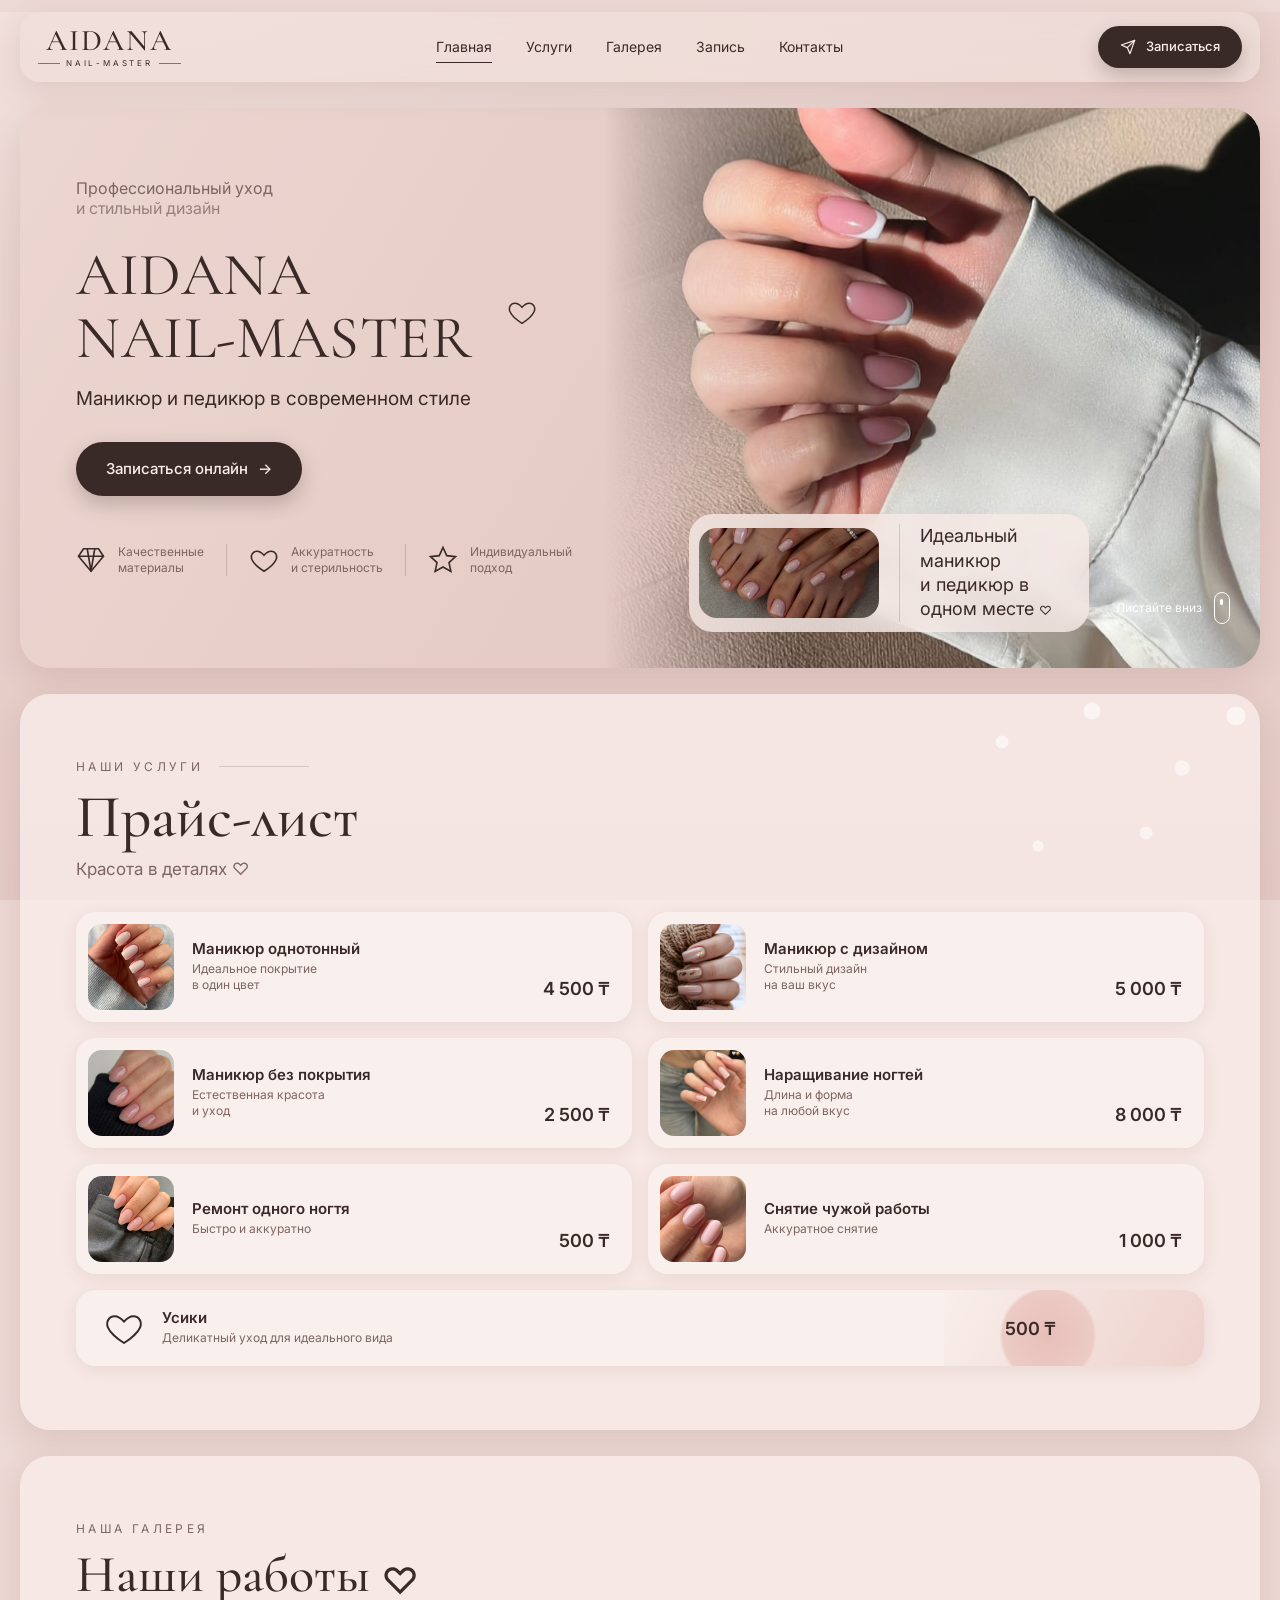
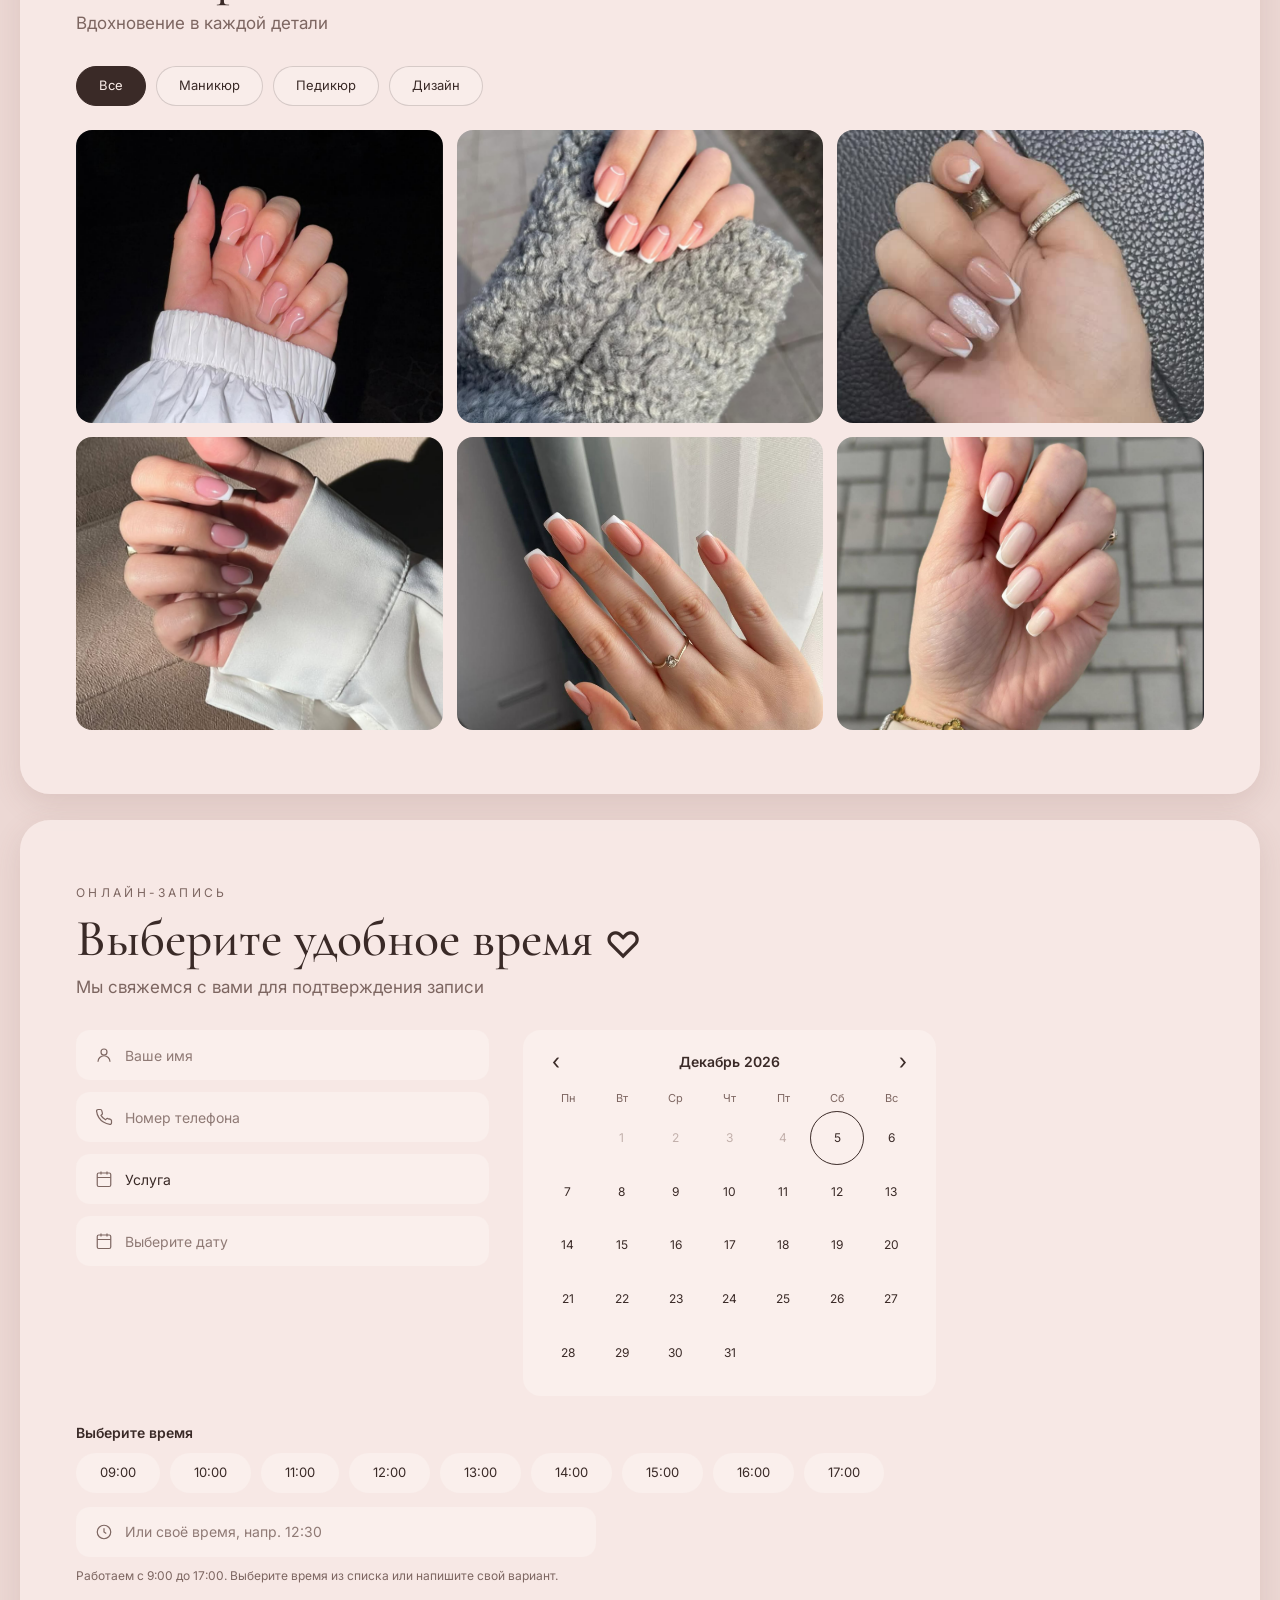
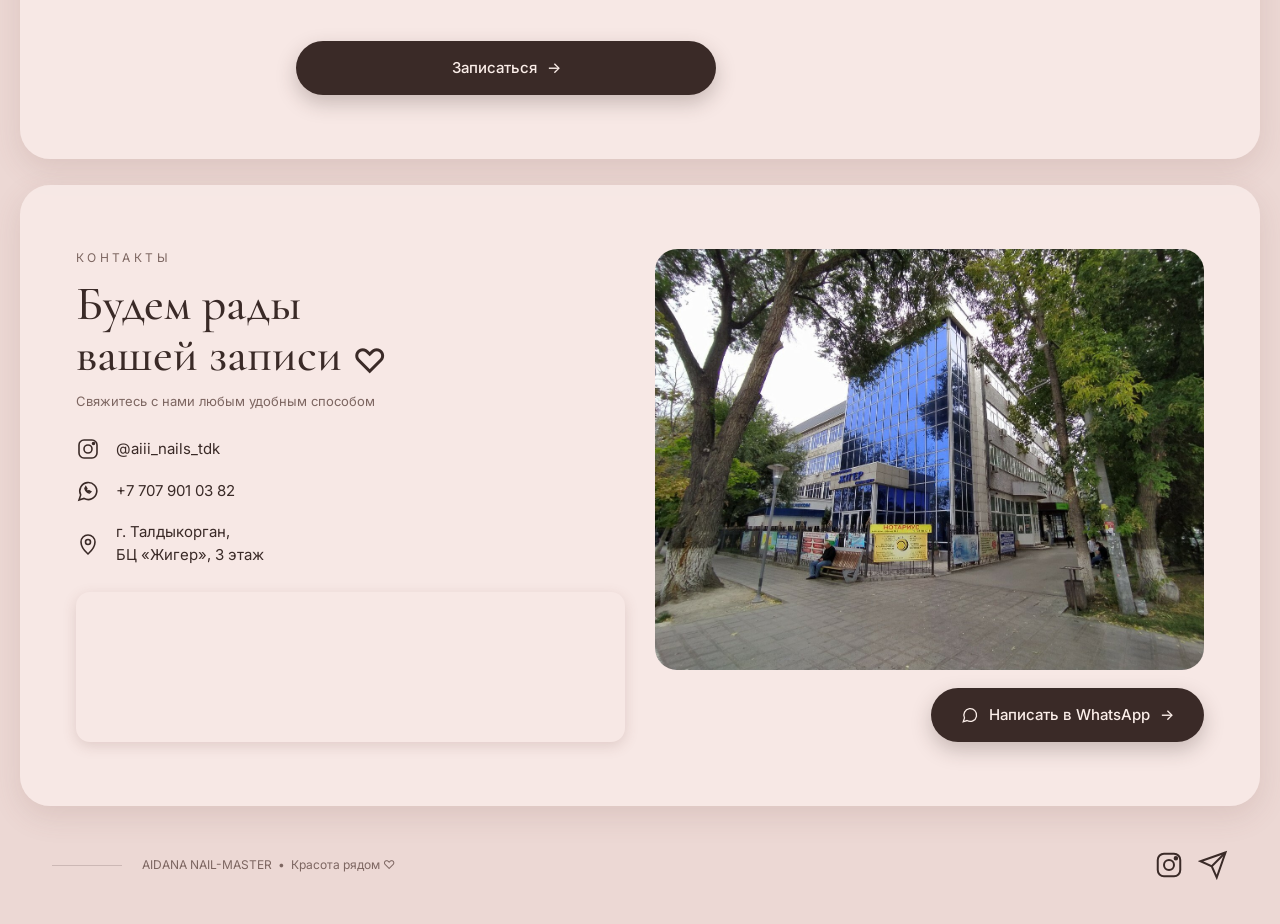
<file: AIDANA STUDIO/index.html>
<!DOCTYPE html>
<html lang="ru">
<head>
<meta charset="UTF-8">
<meta name="viewport" content="width=device-width, initial-scale=1">
<meta name="color-scheme" content="light dark">
<meta name="theme-color" content="#ecd8d4">
<link rel="icon" type="image/png" href="images/favicon.png">
<title>AIDANA NAIL-MASTER — маникюр и педикюр в Талдыкоргане</title>
<meta name="description" content="AIDANA NAIL-MASTER — профессиональный уход и стильный дизайн. Маникюр и педикюр в Талдыкоргане. Онлайн-запись.">
<link rel="preconnect" href="https://fonts.googleapis.com">
<link rel="preconnect" href="https://fonts.gstatic.com" crossorigin>
<link href="https://fonts.googleapis.com/css2?family=Cormorant+Garamond:wght@400;500;600&family=Inter:wght@300;400;500;600&display=swap" rel="stylesheet">
<link rel="stylesheet" href="style.css">
</head>
<body>

<!-- ============ HEADER ============ -->
<header class="header" id="header">
  <a href="#home" class="logo">
    <span class="logo-main">AIDANA</span>
    <span class="logo-sub"><i></i>NAIL-MASTER<i></i></span>
  </a>
  <nav class="nav" id="nav">
    <a href="#home" class="active">Главная</a>
    <a href="#services">Услуги</a>
    <a href="#gallery">Галерея</a>
    <a href="#booking">Запись</a>
    <a href="#contacts">Контакты</a>
  </nav>
  <a href="#booking" class="btn btn-dark btn-sm">
    <svg viewBox="0 0 24 24" width="16" height="16" fill="none" stroke="currentColor" stroke-width="1.8" stroke-linecap="round" stroke-linejoin="round"><path d="M22 2 11 13"/><path d="M22 2 15 22l-4-9-9-4 20-7z"/></svg>
    Записаться
  </a>
  <button class="burger" id="burger" aria-label="Меню"><span></span><span></span><span></span></button>
</header>

<main>

<!-- ============ HERO ============ -->
<section class="hero section" id="home">
  <div class="hero-text reveal">
    <p class="eyebrow-lg">Профессиональный уход<br><span>и стильный дизайн</span></p>
    <h1>AIDANA<br>NAIL-MASTER <svg class="heart-big" viewBox="0 0 24 24" fill="none" stroke="currentColor" stroke-width="1.2"><path d="M12 21s-7.5-4.6-9.6-9.2C.9 8.4 3 5 6.3 5c2.1 0 3.9 1.2 5.7 3.2C13.8 6.2 15.6 5 17.7 5 21 5 23.1 8.4 21.6 11.8 19.5 16.4 12 21 12 21z"/></svg></h1>
    <p class="lead">Маникюр и педикюр в современном стиле</p>
    <a href="#booking" class="btn btn-dark">Записаться онлайн <span class="arrow">→</span></a>
    <ul class="perks">
      <li><svg viewBox="0 0 24 24" fill="none" stroke="currentColor" stroke-width="1.3"><path d="M6 3h12l4 6-10 12L2 9z"/><path d="M2 9h20M9 3l3 18M15 3l-3 18"/></svg><span>Качественные<br>материалы</span></li>
      <li><svg viewBox="0 0 24 24" fill="none" stroke="currentColor" stroke-width="1.3"><path d="M12 21s-7.5-4.6-9.6-9.2C.9 8.4 3 5 6.3 5c2.1 0 3.9 1.2 5.7 3.2C13.8 6.2 15.6 5 17.7 5 21 5 23.1 8.4 21.6 11.8 19.5 16.4 12 21 12 21z"/></svg><span>Аккуратность<br>и стерильность</span></li>
      <li><svg viewBox="0 0 24 24" fill="none" stroke="currentColor" stroke-width="1.3"><path d="m12 2 3 6.5 7 .8-5.2 4.8 1.5 7L12 17.6 5.7 21.1l1.5-7L2 9.3l7-.8z"/></svg><span>Индивидуальный<br>подход</span></li>
    </ul>
  </div>

  <div class="hero-visual reveal">
    <div class="img-box hero-img"><img src="images/m4.png" alt="Маникюр AIDANA NAIL-MASTER" onerror="this.onerror=null;this.src='images/hero.svg'"></div>
    <div class="hero-card">
      <div class="img-box hero-card-img"><img src="images/hero 2.jpg" alt="Педикюр" onerror="this.onerror=null;this.src='images/pedicure.svg'"></div>
      <p>Идеальный маникюр<br>и педикюр в одном месте <span class="mini-heart">♡</span></p>
    </div>
    <a href="#services" class="scroll-hint">Листайте вниз <i><b></b></i></a>
  </div>
</section>

<!-- ============ SERVICES ============ -->
<section class="section services" id="services">
  <div class="flowers" aria-hidden="true"></div>
  <div class="section-head reveal">
    <p class="eyebrow">Наши услуги <i></i></p>
    <h2>Прайс-лист</h2>
    <p class="sub">Красота в деталях ♡</p>
  </div>

  <div class="price-grid">
    <article class="price-card reveal">
      <div class="img-box"><img src="images/s111.jpg" alt="" onerror="this.onerror=null;this.src='images/s1.svg'"></div>
      <div class="price-info"><h3>Маникюр однотонный</h3><p>Идеальное покрытие<br>в один цвет</p></div>
      <span class="price">4 500 ₸</span>
    </article>
    <article class="price-card reveal">
      <div class="img-box"><img src="images/s222.jpg" alt="" onerror="this.onerror=null;this.src='images/s2.svg'"></div>
      <div class="price-info"><h3>Маникюр с дизайном</h3><p>Стильный дизайн<br>на ваш вкус</p></div>
      <span class="price">5 000 ₸</span>
    </article>
    <article class="price-card reveal">
      <div class="img-box"><img src="images/s333.jpg" alt="" onerror="this.onerror=null;this.src='images/s3.svg'"></div>
      <div class="price-info"><h3>Маникюр без покрытия</h3><p>Естественная красота<br>и уход</p></div>
      <span class="price">2 500 ₸</span>
    </article>
    <article class="price-card reveal">
      <div class="img-box"><img src="images/s444.jpg" alt="" onerror="this.onerror=null;this.src='images/s4.svg'"></div>
      <div class="price-info"><h3>Наращивание ногтей</h3><p>Длина и форма<br>на любой вкус</p></div>
      <span class="price">8 000 ₸</span>
    </article>
    <article class="price-card reveal">
      <div class="img-box"><img src="images/s555.jpg" alt="" onerror="this.onerror=null;this.src='images/s5.svg'"></div>
      <div class="price-info"><h3>Ремонт одного ногтя</h3><p>Быстро и аккуратно</p></div>
      <span class="price">500 ₸</span>
    </article>
    <article class="price-card reveal">
      <div class="img-box"><img src="images/s666.jpg" alt="" onerror="this.onerror=null;this.src='images/s6.svg'"></div>
      <div class="price-info"><h3>Снятие чужой работы</h3><p>Аккуратное снятие</p></div>
      <span class="price">1 000 ₸</span>
    </article>
    <article class="price-card wide reveal">
      <svg class="wide-ico" viewBox="0 0 24 24" fill="none" stroke="currentColor" stroke-width="1.2"><path d="M12 21s-7.5-4.6-9.6-9.2C.9 8.4 3 5 6.3 5c2.1 0 3.9 1.2 5.7 3.2C13.8 6.2 15.6 5 17.7 5 21 5 23.1 8.4 21.6 11.8 19.5 16.4 12 21 12 21z"/></svg>
      <div class="price-info"><h3>Усики</h3><p>Деликатный уход для идеального вида</p></div>
      <span class="price">500 ₸</span>
      <div class="polish" aria-hidden="true"></div>
    </article>
  </div>
</section>

<!-- ============ GALLERY ============ -->
<section class="section gallery" id="gallery">
  <div class="section-head reveal">
    <p class="eyebrow">Наша галерея</p>
    <h2>Наши работы <span class="mini-heart">♡</span></h2>
    <p class="sub">Вдохновение в каждой детали</p>
  </div>

  <div class="filters reveal" id="filters">
    <button class="chip active" data-filter="all">Все</button>
    <button class="chip" data-filter="manicure">Маникюр</button>
    <button class="chip" data-filter="pedicure">Педикюр</button>
    <button class="chip" data-filter="design">Дизайн</button>
  </div>

  <div class="gallery-grid" id="galleryGrid">
    <figure class="g-item" data-cat="manicure"><img src="images/m1.png" alt="Маникюр" onerror="this.onerror=null;this.src='images/g1.svg'"></figure>
    <figure class="g-item" data-cat="design"><img src="images/m2.png" alt="Дизайн ногтей" onerror="this.onerror=null;this.src='images/g2.svg'"></figure>
    <figure class="g-item" data-cat="manicure"><img src="images/m3.png" alt="Маникюр" onerror="this.onerror=null;this.src='images/g3.svg'"></figure>
    <figure class="g-item" data-cat="design"><img src="images/m4.png" alt="Дизайн ногтей" onerror="this.onerror=null;this.src='images/g4.svg'"></figure>
    <figure class="g-item" data-cat="pedicure"><img src="images/m5.png" alt="Педикюр" onerror="this.onerror=null;this.src='images/g5.svg'"></figure>
    <figure class="g-item" data-cat="manicure"><img src="images/m6.png" alt="Маникюр" onerror="this.onerror=null;this.src='images/g6.svg'"></figure>
  </div>
</section>

<!-- ============ BOOKING ============ -->
<section class="section booking" id="booking">
  <div class="section-head reveal">
    <p class="eyebrow">Онлайн-запись</p>
    <h2>Выберите удобное время <span class="mini-heart">♡</span></h2>
    <p class="sub">Мы свяжемся с вами для подтверждения записи</p>
  </div>

  <form class="booking-box reveal" id="bookingForm" novalidate>
    <div class="booking-left">
      <label class="field">
        <svg viewBox="0 0 24 24" fill="none" stroke="currentColor" stroke-width="1.6"><circle cx="12" cy="8" r="4"/><path d="M4 21c0-4.4 3.6-8 8-8s8 3.6 8 8"/></svg>
        <input type="text" id="name" placeholder="Ваше имя" autocomplete="name">
      </label>
      <label class="field">
        <svg viewBox="0 0 24 24" fill="none" stroke="currentColor" stroke-width="1.6"><path d="M22 16.9v3a2 2 0 0 1-2.2 2 19.8 19.8 0 0 1-8.6-3.1 19.5 19.5 0 0 1-6-6A19.8 19.8 0 0 1 2.1 4.2 2 2 0 0 1 4.1 2h3a2 2 0 0 1 2 1.7c.1 1 .4 1.9.7 2.8a2 2 0 0 1-.5 2.1L8 9.8a16 16 0 0 0 6 6l1.2-1.3a2 2 0 0 1 2.1-.4c.9.3 1.8.6 2.8.7a2 2 0 0 1 1.7 2z"/></svg>
        <input type="tel" id="phone" placeholder="Номер телефона" autocomplete="tel">
      </label>
      <label class="field">
        <svg viewBox="0 0 24 24" fill="none" stroke="currentColor" stroke-width="1.6"><rect x="3" y="4" width="18" height="18" rx="2"/><path d="M16 2v4M8 2v4M3 10h18"/></svg>
        <select id="service">
          <option value="">Услуга</option>
          <option>Маникюр однотонный — 4 500 ₸</option>
          <option>Маникюр с дизайном — 5 000 ₸</option>
          <option>Маникюр без покрытия — 2 500 ₸</option>
          <option>Наращивание ногтей — 8 000 ₸</option>
          <option>Ремонт одного ногтя — 500 ₸</option>
          <option>Снятие чужой работы — 1 000 ₸</option>
          <option>Усики — 500 ₸</option>
          <option>Педикюр</option>
        </select>
      </label>
      <label class="field">
        <svg viewBox="0 0 24 24" fill="none" stroke="currentColor" stroke-width="1.6"><rect x="3" y="4" width="18" height="18" rx="2"/><path d="M16 2v4M8 2v4M3 10h18"/></svg>
        <input type="text" id="dateField" placeholder="Выберите дату" readonly>
      </label>
    </div>

    <div class="calendar" id="calendar">
      <div class="cal-head">
        <button type="button" id="prevMonth" aria-label="Назад">‹</button>
        <strong id="calTitle"></strong>
        <button type="button" id="nextMonth" aria-label="Вперёд">›</button>
      </div>
      <div class="cal-week"><span>Пн</span><span>Вт</span><span>Ср</span><span>Чт</span><span>Пт</span><span>Сб</span><span>Вс</span></div>
      <div class="cal-days" id="calDays"></div>
    </div>

    <div class="times-wrap">
      <p class="times-title">Выберите время</p>
      <div class="times" id="times"></div>
      <label class="field custom-time" id="customWrap">
        <svg viewBox="0 0 24 24" fill="none" stroke="currentColor" stroke-width="1.6"><circle cx="12" cy="12" r="9"/><path d="M12 7v5l3 2"/></svg>
        <input type="text" id="customTime" maxlength="60" placeholder="Или своё время, напр. 12:30">
      </label>
      <p class="times-note">Работаем с 9:00 до 17:00. Выберите время из списка или напишите свой вариант.</p>
    </div>

    <div class="submit-wrap">
      <p class="form-msg" id="formMsg" role="alert"></p>
      <button type="submit" class="btn btn-dark btn-wide">Записаться <span class="arrow">→</span></button>
    </div>
  </form>
</section>

<!-- ============ CONTACTS ============ -->
<section class="section contacts" id="contacts">
  <div class="contacts-info reveal">
    <p class="eyebrow">Контакты</p>
    <h2>Будем рады<br>вашей записи <span class="mini-heart">♡</span></h2>
    <p class="sub small">Свяжитесь с нами любым удобным способом</p>

    <ul class="contact-list">
      <li>
        <svg viewBox="0 0 24 24" fill="none" stroke="currentColor" stroke-width="1.6"><rect x="3" y="3" width="18" height="18" rx="5"/><circle cx="12" cy="12" r="4"/><circle cx="17.5" cy="6.5" r="1" fill="currentColor"/></svg>
        <a href="https://instagram.com/aiii_nails_tdk" target="_blank" rel="noopener">@aiii_nails_tdk</a>
      </li>
      <li>
        <svg viewBox="0 0 24 24" fill="none" stroke="currentColor" stroke-width="1.6"><path d="M3 21l1.7-5.1A8.5 8.5 0 1 1 8 19.4z"/><path d="M9 9.5c.3 2 2.5 4.2 4.5 4.5l1.2-1.2-1.8-1-.8.6c-.8-.3-1.6-1.1-1.9-1.9l.6-.8-1-1.8z"/></svg>
        <a href="tel:+77079010382">+7 707 901 03 82</a>
      </li>
      <li>
        <svg viewBox="0 0 24 24" fill="none" stroke="currentColor" stroke-width="1.6"><path d="M12 22s7-6.2 7-12a7 7 0 1 0-14 0c0 5.8 7 12 7 12z"/><circle cx="12" cy="10" r="2.5"/></svg>
        <span>г. Талдыкорган,<br>БЦ «Жигер», 3 этаж</span>
      </li>
    </ul>

    <div class="map-box">
      <iframe title="Карта" loading="lazy" referrerpolicy="no-referrer-when-downgrade"
        src="https://maps.google.com/maps?q=%D0%A2%D0%B0%D0%BB%D0%B4%D1%8B%D0%BA%D0%BE%D1%80%D0%B3%D0%B0%D0%BD%20%D0%91%D0%A6%20%D0%96%D0%B8%D0%B3%D0%B5%D1%80&t=&z=15&ie=UTF8&iwloc=&output=embed"></iframe>
    </div>
  </div>

  <div class="contacts-side reveal">
    <div class="img-box studio-img">
      <img src="images/жигер.jpg" alt="Салон AIDANA NAIL-MASTER" onerror="this.onerror=null;this.src='images/studio.svg'">
    </div>
    <a class="btn btn-dark btn-wa" href="https://wa.me/77079010382" target="_blank" rel="noopener">
      <svg viewBox="0 0 24 24" width="18" height="18" fill="none" stroke="currentColor" stroke-width="1.7"><path d="M3 21l1.7-5.1A8.5 8.5 0 1 1 8 19.4z"/></svg>
      Написать в WhatsApp <span class="arrow">→</span>
    </a>
  </div>
</section>
</main>

<footer class="footer">
  <span class="line"></span>
  <p>AIDANA NAIL-MASTER &nbsp;•&nbsp; Красота рядом ♡</p>
  <div class="socials">
    <a href="https://instagram.com/aiii_nails_tdk" target="_blank" rel="noopener" aria-label="Instagram">
      <svg viewBox="0 0 24 24" fill="none" stroke="currentColor" stroke-width="1.6"><rect x="3" y="3" width="18" height="18" rx="5"/><circle cx="12" cy="12" r="4"/><circle cx="17.5" cy="6.5" r="1" fill="currentColor"/></svg>
    </a>
    <a href="https://wa.me/77079010382" target="_blank" rel="noopener" aria-label="WhatsApp">
      <svg viewBox="0 0 24 24" fill="none" stroke="currentColor" stroke-width="1.6"><path d="M22 2 11 13"/><path d="M22 2 15 22l-4-9-9-4 20-7z"/></svg>
    </a>
  </div>
</footer>

<script src="script.js"></script>
</body>
</html>
</file>
<file: AIDANA STUDIO/style.css>
:root{
  --bg:#e9d3cf;
  --bg-2:#f1e0dc;
  --card:rgba(250,238,235,.78);
  --card-solid:#f6e8e4;
  --dark:#3a2a27;
  --text:#3a2a27;
  --muted:#7d6661;
  --rose:#d8b4ae;
  --line:rgba(58,42,39,.18);
  --radius:22px;
  --shadow:0 10px 30px rgba(120,80,70,.14);
  --serif:'Cormorant Garamond',Georgia,serif;
  --sans:'Inter',system-ui,sans-serif;
}
*{box-sizing:border-box;margin:0;padding:0}
html{scroll-behavior:smooth;scroll-padding-top:90px}
body{
  font-family:var(--sans);color:var(--text);
  background:
    radial-gradient(1200px 600px at 10% -10%,#f4e4e0 0,transparent 60%),
    radial-gradient(900px 600px at 100% 30%,#e3c6c1 0,transparent 60%),
    linear-gradient(180deg,#ecd8d4,#e4cac5);
  background-attachment:fixed;
  line-height:1.5;overflow-x:hidden;
}
img{display:block;max-width:100%}
a{color:inherit;text-decoration:none}
ul{list-style:none}
button,input,select{font:inherit;color:inherit}

/* ---------- Header ---------- */
.header{
  position:sticky;top:12px;z-index:50;
  margin:12px auto 0;width:min(1240px,calc(100% - 32px));
  display:flex;align-items:center;justify-content:space-between;gap:20px;
  padding:14px 28px;border-radius:20px;
  background:rgba(240,222,218,.72);backdrop-filter:blur(14px);-webkit-backdrop-filter:blur(14px);
  box-shadow:var(--shadow);transition:.3s;
}
.header.scrolled{background:rgba(240,222,218,.92)}
.logo{display:flex;flex-direction:column;align-items:center;line-height:1}
.logo-main{font-family:var(--serif);font-size:30px;letter-spacing:.06em;font-weight:500}
.logo-sub{display:flex;align-items:center;gap:6px;font-size:8px;letter-spacing:.35em;margin-top:3px}
.logo-sub i{display:block;width:22px;height:1px;background:var(--text);opacity:.6}
.nav{display:flex;gap:34px;font-size:14px}
.nav a{position:relative;padding:4px 0;transition:.2s}
.nav a::after{content:"";position:absolute;left:0;bottom:-2px;height:1px;width:0;background:var(--text);transition:.3s}
.nav a:hover::after,.nav a.active::after{width:100%}

.burger{display:none;background:none;border:0;width:36px;height:36px;cursor:pointer;flex-direction:column;justify-content:center;gap:6px;align-items:center}
.burger span{display:block;width:22px;height:2px;background:var(--text);transition:.3s;border-radius:2px}
.burger.open span:nth-child(1){transform:translateY(8px) rotate(45deg)}
.burger.open span:nth-child(2){opacity:0}
.burger.open span:nth-child(3){transform:translateY(-8px) rotate(-45deg)}

/* ---------- Buttons ---------- */
.btn{
  display:inline-flex;align-items:center;justify-content:center;gap:10px;
  padding:16px 30px;border-radius:999px;border:0;cursor:pointer;
  font-size:15px;font-weight:500;transition:.3s;
}
.btn-dark{background:var(--dark);color:#fbeee9;box-shadow:0 8px 20px rgba(58,42,39,.25)}
.btn-dark:hover{transform:translateY(-2px);box-shadow:0 14px 28px rgba(58,42,39,.32);background:#2b1d1a}
.btn-sm{padding:11px 22px;font-size:13px}
.btn-wide{width:min(420px,100%)}
.arrow{transition:.3s}
.btn:hover .arrow{transform:translateX(4px)}

/* ---------- Sections ---------- */
.section{width:min(1240px,calc(100% - 32px));margin:26px auto;padding:64px 56px;border-radius:30px;background:var(--card);box-shadow:var(--shadow);position:relative;overflow:hidden}
.eyebrow{font-size:12px;letter-spacing:.28em;text-transform:uppercase;color:var(--muted);display:flex;align-items:center;gap:16px}
.eyebrow i{display:block;width:90px;height:1px;background:var(--line)}
h1,h2,h3{font-family:var(--serif);font-weight:500;line-height:1.05}
h2{font-size:clamp(34px,4.4vw,52px);margin:10px 0 8px}
.sub{color:var(--muted);font-size:17px}
.sub.small{font-size:13px}
.mini-heart{font-size:.7em;vertical-align:middle;font-family:var(--sans)}
.section-head{margin-bottom:30px}

.img-box{
  position:relative;overflow:hidden;
  background:
    radial-gradient(circle at 30% 25%,#f3dcd5 0,transparent 55%),
    linear-gradient(135deg,#d8b3aa,#bd8f87);
}
.img-box img{width:100%;height:100%;object-fit:cover;transition:transform .8s}

/* ---------- Hero ---------- */
.hero{display:grid;grid-template-columns:1.05fr 1fr;gap:20px;padding:0;min-height:560px;
  background:linear-gradient(120deg,#ecd6d1,#e0c3bd)}
.hero-text{padding:70px 0 50px 56px;position:relative;z-index:2}
.eyebrow-lg{font-size:16px;color:var(--muted);line-height:1.3}
.eyebrow-lg span{opacity:.75}
.hero h1{font-size:clamp(54px,7.4vw,92px);margin:24px 0 16px;font-weight:400;letter-spacing:.01em}
.heart-big{display:inline-block;width:.5em;height:.5em;vertical-align:top;margin-left:.35em;margin-top:-.15em;animation:beat 2.4s infinite}
@keyframes beat{0%,100%{transform:scale(1)}12%{transform:scale(1.14)}24%{transform:scale(1)}}
.lead{font-size:19px;margin-bottom:28px}
.perks{display:flex;gap:22px;margin-top:48px;flex-wrap:wrap}
.perks li{display:flex;align-items:center;gap:12px;font-size:12px;line-height:1.3;color:var(--muted)}
.perks li+li{padding-left:22px;border-left:1px solid var(--line)}
.perks svg{width:30px;height:30px;color:var(--text);flex:none}

.hero-visual{position:relative;min-height:420px}
.hero-img{position:absolute;inset:0 0 0 -60px;
  -webkit-mask-image:linear-gradient(90deg,transparent,#000 28%);mask-image:linear-gradient(90deg,transparent,#000 28%)}
.hero-card{
  position:absolute;left:24px;bottom:36px;width:400px;max-width:calc(100% - 48px);display:flex;align-items:center;gap:20px;
  padding:10px 24px 10px 10px;border-radius:24px;background:rgba(246,232,228,.82);backdrop-filter:blur(10px);box-shadow:var(--shadow);z-index:3;
}
.hero-card-img{width:180px;height:90px;border-radius:18px;flex:none}
.hero-card p{font-size:18px;line-height:1.35;border-left:1px solid var(--line);padding-left:20px}
.scroll-hint{position:absolute;right:30px;bottom:44px;display:flex;align-items:center;gap:12px;font-size:12px;color:#fff;z-index:3}
.scroll-hint i{width:16px;height:32px;border:1.5px solid #fff;border-radius:10px;position:relative}
.scroll-hint b{position:absolute;left:50%;top:6px;width:3px;height:6px;margin-left:-1.5px;background:#fff;border-radius:2px;animation:scroll 1.6s infinite}
@keyframes scroll{0%{opacity:1;transform:translateY(0)}100%{opacity:0;transform:translateY(12px)}}

/* ---------- Services ---------- */
.flowers{position:absolute;right:-30px;top:-30px;width:360px;height:260px;pointer-events:none;opacity:.55;
  background:
    radial-gradient(circle at 20% 30%,#fff 0 6px,transparent 7px),
    radial-gradient(circle at 45% 18%,#fff 0 8px,transparent 9px),
    radial-gradient(circle at 70% 40%,#fff 0 7px,transparent 8px),
    radial-gradient(circle at 85% 20%,#fff 0 9px,transparent 10px),
    radial-gradient(circle at 60% 65%,#fff 0 6px,transparent 7px),
    radial-gradient(circle at 30% 70%,#fff 0 5px,transparent 6px);
  filter:blur(.4px);animation:float 8s ease-in-out infinite}
@keyframes float{50%{transform:translateY(10px) rotate(2deg)}}
.services h2{font-size:clamp(40px,5vw,60px)}
.price-grid{display:grid;grid-template-columns:repeat(2,1fr);gap:16px;position:relative}
.price-card{
  display:flex;align-items:center;gap:18px;padding:12px 22px 12px 12px;border-radius:20px;
  background:rgba(250,240,237,.92);box-shadow:0 4px 16px rgba(120,80,70,.1);transition:.35s;position:relative;
}
.price-card:hover{transform:translateY(-4px);box-shadow:0 14px 30px rgba(120,80,70,.2)}
.price-card:hover .img-box img{transform:scale(1.08)}
.price-card .img-box{width:86px;height:86px;border-radius:14px;flex:none}
.price-info{flex:1}
.price-info h3{font-family:var(--sans);font-size:15px;font-weight:600;margin-bottom:4px}
.price-info p{font-size:12px;color:var(--muted);line-height:1.35}
.price{font-weight:600;font-size:18px;align-self:flex-end;padding-bottom:8px;white-space:nowrap}
.price-card.wide{grid-column:1/-1;padding:18px 28px;overflow:hidden}
.wide-ico{width:40px;height:40px;flex:none}
.polish{position:absolute;right:0;top:0;bottom:0;width:260px;
  background:radial-gradient(circle at 40% 60%,#e0aaa3 0,#e8bdb6 28%,transparent 30%),linear-gradient(120deg,transparent,#e9c5be);opacity:.7}
.price-card.wide .price{align-self:center;padding:0 120px 0 0;z-index:1}

/* ---------- Gallery ---------- */
.filters{display:flex;gap:10px;margin-bottom:24px;flex-wrap:wrap}
.chip{padding:9px 22px;border-radius:999px;border:1px solid var(--line);background:rgba(250,240,237,.7);cursor:pointer;font-size:13px;transition:.25s}
.chip:hover{background:#fff}
.chip.active{background:var(--dark);color:#fbeee9;border-color:var(--dark)}
.gallery-grid{display:grid;grid-template-columns:repeat(3,1fr);gap:14px}
.g-item{aspect-ratio:1/.8;border-radius:16px;overflow:hidden;cursor:zoom-in;transition:.45s;
  background:linear-gradient(135deg,#dcb8b0,#c19990)}
.g-item:nth-child(2n){background:linear-gradient(135deg,#e6c9c2,#cfa59d)}
.g-item img{width:100%;height:100%;object-fit:cover;transition:transform .7s}
.g-item:hover img{transform:scale(1.1)}
.g-item.hide{display:none}
.g-item.pop{animation:pop .5s}
@keyframes pop{from{opacity:0;transform:scale(.92)}to{opacity:1;transform:none}}

.lightbox{position:fixed;inset:0;background:rgba(40,25,22,.88);display:none;align-items:center;justify-content:center;z-index:100;padding:24px;cursor:zoom-out}
.lightbox.open{display:flex;animation:pop .3s}
.lightbox img{max-height:88vh;max-width:92vw;border-radius:18px}

/* ---------- Booking ---------- */
.booking-box{
  display:grid;grid-template-columns:1fr 1fr;gap:26px 34px;max-width:860px;
}
.booking-left{display:grid;gap:12px;align-content:start}
.field{display:flex;align-items:center;gap:12px;padding:0 18px;height:50px;border-radius:14px;background:rgba(250,240,237,.95);border:1px solid transparent;transition:.25s}
.field:focus-within{border-color:var(--rose);box-shadow:0 0 0 4px rgba(216,180,174,.35)}
.field.error{border-color:#c0564b}
.field svg{width:18px;height:18px;flex:none;color:var(--muted)}
.field input,.field select{flex:1;background:none;border:0;outline:0;font-size:14px;height:100%;appearance:none;-webkit-appearance:none}
.field input::placeholder{color:#8f7a75}
.field select{cursor:pointer}

.calendar{padding:16px 18px;border-radius:18px;background:rgba(250,240,237,.95)}
.cal-head{display:flex;align-items:center;justify-content:space-between;margin-bottom:10px}
.cal-head strong{font-size:14px;font-weight:600}
.cal-head button{background:none;border:0;font-size:22px;cursor:pointer;width:30px;height:30px;border-radius:50%;transition:.2s;line-height:1}
.cal-head button:hover{background:rgba(58,42,39,.1)}
.cal-week,.cal-days{display:grid;grid-template-columns:repeat(7,1fr);text-align:center}
.cal-week span{font-size:11px;color:var(--muted);padding:4px 0}
.cal-days button{aspect-ratio:1;border:0;background:none;border-radius:50%;cursor:pointer;font-size:12px;transition:.2s;margin:1px}
.cal-days button:hover:not(:disabled){background:rgba(216,180,174,.55)}
.cal-days button:disabled{color:#c2b0ab;cursor:not-allowed}
.cal-days button.today{outline:1px solid var(--dark)}
.cal-days button.selected{background:var(--dark);color:#fff;font-weight:600}
.cal-days .empty{visibility:hidden}

.times-wrap{grid-column:1/-1}
.times-title{font-size:14px;font-weight:600;margin-bottom:10px}
.times{display:flex;flex-wrap:wrap;gap:10px}
.time{padding:10px 24px;border-radius:999px;border:0;background:rgba(250,240,237,.95);cursor:pointer;font-size:13px;transition:.25s}
.time:hover{background:#fff;transform:translateY(-2px)}
.time.selected{background:var(--dark);color:#fff}
.submit-wrap{grid-column:1/-1;display:flex;flex-direction:column;align-items:center;gap:12px}
.form-msg{font-size:13px;min-height:18px;text-align:center}
.form-msg.err{color:#b03d32}
.form-msg.ok{color:#3c7a4a}

/* ---------- Contacts ---------- */
.contacts{display:grid;grid-template-columns:1fr 1fr;gap:30px;align-items:stretch}
.contacts h2{font-size:clamp(34px,4vw,48px);margin:12px 0}
.contact-list{margin:26px 0;display:grid;gap:18px}
.contact-list li{display:flex;align-items:center;gap:16px;font-size:15px}
.contact-list svg{width:24px;height:24px;flex:none}
.contact-list a:hover{text-decoration:underline}
.map-box{height:150px;border-radius:14px;overflow:hidden;box-shadow:0 4px 14px rgba(120,80,70,.18)}
.map-box iframe{width:100%;height:100%;border:0;filter:grayscale(.55) sepia(.2)}
.contacts-side{display:flex;flex-direction:column;gap:18px}
.studio-img{flex:1;min-height:320px;border-radius:22px;display:flex;align-items:center;justify-content:center}
.studio-sign{position:absolute;right:10%;top:22%;font-family:var(--serif);font-size:36px;color:#f6d7cf;letter-spacing:.06em;text-shadow:0 0 18px rgba(255,200,190,.7);display:flex;flex-direction:column;align-items:center;line-height:1;z-index:1}
.studio-sign small{font-family:var(--sans);font-size:9px;letter-spacing:.4em;margin-top:6px}
.btn-wa{align-self:flex-end}

/* ---------- Footer ---------- */
.footer{width:min(1240px,calc(100% - 32px));margin:6px auto 30px;padding:18px 32px;display:flex;align-items:center;gap:20px;font-size:12px;color:var(--muted)}
.footer .line{width:70px;height:1px;background:var(--line)}
.footer p{flex:1}
.socials{display:flex;gap:14px}
.socials a{width:30px;height:30px;color:var(--text);transition:.25s}
.socials a:hover{transform:translateY(-3px)}

/* ---------- Reveal ---------- */
.reveal{opacity:0;transform:translateY(26px);transition:opacity .8s ease,transform .8s ease}
.reveal.in{opacity:1;transform:none}

/* ---------- Responsive ---------- */
@media (max-width:1000px){
  .section{padding:48px 28px}
  .hero{grid-template-columns:1fr;padding:0}
  .hero-text{padding:48px 28px 20px}
  .hero-visual{min-height:440px}
  .hero-img{inset:0;-webkit-mask-image:linear-gradient(180deg,transparent,#000 22%);mask-image:linear-gradient(180deg,transparent,#000 22%)}
  .hero-card{left:20px;bottom:20px;width:calc(100% - 40px);max-width:440px}
  .scroll-hint{display:none}
  .contacts{grid-template-columns:1fr}
  .btn-wa{align-self:stretch}
}
@media (max-width:820px){
  .burger{display:flex}
  .header .btn-sm{display:none}
  .nav{position:fixed;top:84px;left:16px;right:16px;flex-direction:column;gap:6px;padding:20px;border-radius:20px;background:rgba(244,228,224,.97);box-shadow:var(--shadow);opacity:0;pointer-events:none;transform:translateY(-10px);transition:.3s}
  .nav.open{opacity:1;pointer-events:auto;transform:none}
  .nav a{padding:12px 6px;font-size:16px}
  .price-grid{grid-template-columns:1fr}
  .booking-box{grid-template-columns:1fr}
  .gallery-grid{grid-template-columns:repeat(2,1fr)}
  .perks li+li{border:0;padding:0}
  .price-card.wide .price{padding-right:0}
  .polish{display:none}
}
@media (max-width:480px){
  .header{padding:12px 18px}
  .logo-main{font-size:26px}
  .hero h1{font-size:50px}
  .hero-card{flex-direction:column;align-items:flex-start;padding:10px}
  .hero-card-img{width:100%}
  .hero-card p{border:0;padding:0 8px 8px}
  .footer{flex-wrap:wrap}
}
@media (prefers-reduced-motion:reduce){*{animation:none!important;transition:none!important}.reveal{opacity:1;transform:none}}

/* ---------- custom time ---------- */
.custom-time{margin-top:14px;max-width:520px}
.times-note{margin-top:10px;font-size:12px;color:var(--muted)}

/* ---------- Device fit (phone / tablet / laptop) ---------- */
html{-webkit-text-size-adjust:100%;scroll-padding-top:100px}
img,svg,iframe{max-width:100%}
.price-grid{grid-template-columns:repeat(2,minmax(0,1fr))}
.price-info{min-width:0}
.header{max-width:calc(100% - 24px)}

@media (min-width:1600px){
  .section,.footer{width:min(1320px,calc(100% - 64px))}
}
@media (max-width:1000px){
  .price-grid{grid-template-columns:repeat(2,minmax(0,1fr))}
  .booking-box{max-width:none}
  .hero-visual{min-height:480px}
}
@media (max-width:820px){
  .price-grid{grid-template-columns:minmax(0,1fr)}
  .booking-box{grid-template-columns:minmax(0,1fr)}
  .calendar{width:100%}
  .times-wrap,.submit-wrap{grid-column:1/-1}
  .hero h1{font-size:clamp(46px,12vw,80px)}
  .section-head h2,.contacts h2{font-size:clamp(34px,8vw,48px)}
  .map-box iframe{width:100%}
}
@media (max-width:600px){
  .section{width:calc(100% - 20px);margin:14px auto;padding:36px 18px;border-radius:24px}
  .hero-text{padding:36px 18px 16px}
  .hero-visual{min-height:380px}
  .perks{gap:14px;margin-top:30px}
  .perks li{flex:1 1 130px}
  .price-card{gap:12px;padding:10px 14px 10px 10px}
  .price-card .img-box{width:68px;height:68px}
  .price{font-size:16px}
  .price-card.wide{padding:14px 16px}
  .gallery-grid{gap:8px}
  .g-item{border-radius:12px}
  .chip{padding:8px 16px}
  .filters{flex-wrap:wrap}
  .field input,.field select{font-size:16px}   /* no zoom on iPhone */
  .calendar{padding:12px}
  .cal-days button{font-size:13px}
  .times{display:grid;grid-template-columns:repeat(3,minmax(0,1fr));gap:8px}
  .time{padding:12px 0;min-height:44px}
  .custom-time{max-width:none}
  .btn-wide{width:100%}
  .studio-img{min-height:240px}
  .map-box{height:240px}
  .footer{width:calc(100% - 20px);padding:14px 16px}
}
@media (max-width:380px){
  .logo-main{font-size:23px}
  .hero h1{font-size:44px}
  .gallery-grid{grid-template-columns:1fr 1fr}
  .times{grid-template-columns:repeat(2,minmax(0,1fr))}
}
@supports (padding:max(0px)){
  .header{padding-left:max(18px,env(safe-area-inset-left));padding-right:max(18px,env(safe-area-inset-right))}
  .footer{padding-bottom:max(14px,env(safe-area-inset-bottom))}
}
.booking-left{grid-template-columns:minmax(0,1fr)}
.field{min-width:0}
.field input,.field select{min-width:0;width:100%}
@media (max-width:1000px){
  .hero-img{-webkit-mask-image:linear-gradient(180deg,transparent,#000 7%);mask-image:linear-gradient(180deg,transparent,#000 7%)}
  .hero-img img{object-position:60% 30%}
}
@media (max-width:1200px){.scroll-hint{display:none}}

.img-box,.g-item{background:linear-gradient(135deg,#ecd3cc,#d9aea6)}
/* ===== SAME PINK LOOK IN LIGHT AND DARK PHONE MODE ===== */
:root{color-scheme:light dark}
html,body{background-color:#ecd8d4;color:#3a2a27}
input,select,button,textarea{color:#3a2a27}
select option{background:#f6e8e4;color:#3a2a27}
@media (prefers-color-scheme: dark){
  :root{--bg:#e9d3cf;--text:#3a2a27;--dark:#3a2a27;--muted:#7d6661}
  html,body{background-color:#ecd8d4;color:#3a2a27}
}

/* ===== PHONE POLISH ===== */
@media (max-width:600px){
  .hero{gap:0}
  .hero-text{padding:30px 22px 6px}
  .hero h1{font-size:46px;margin:16px 0 12px}
  .lead{font-size:17px;margin-bottom:22px}
  .perks{margin-top:26px;gap:12px}
  .hero-visual{min-height:0;height:400px;margin:18px 14px 14px;border-radius:24px;overflow:hidden}
  .hero-img{inset:0;border-radius:24px;-webkit-mask-image:none;mask-image:none}
  .hero-img img{object-position:50% 30%}
  .hero-card{left:12px;right:12px;bottom:12px;width:auto;max-width:none;flex-direction:row;align-items:center;padding:14px 18px;border-radius:18px}
  .hero-card-img{display:none}
  .hero-card p{border:0;padding:0;font-size:16px;line-height:1.35}
}


   /* ===== NAIL-MASTER title fit ===== */
   .hero h1{white-space:nowrap;font-size:clamp(40px,4.7vw,68px)}
   @media (max-width:1000px){.hero h1{font-size:clamp(40px,8vw,64px)}}
   @media (max-width:600px){.hero h1{font-size:37px}}
   @media (max-width:380px){.hero h1{font-size:33px}}
</file>
